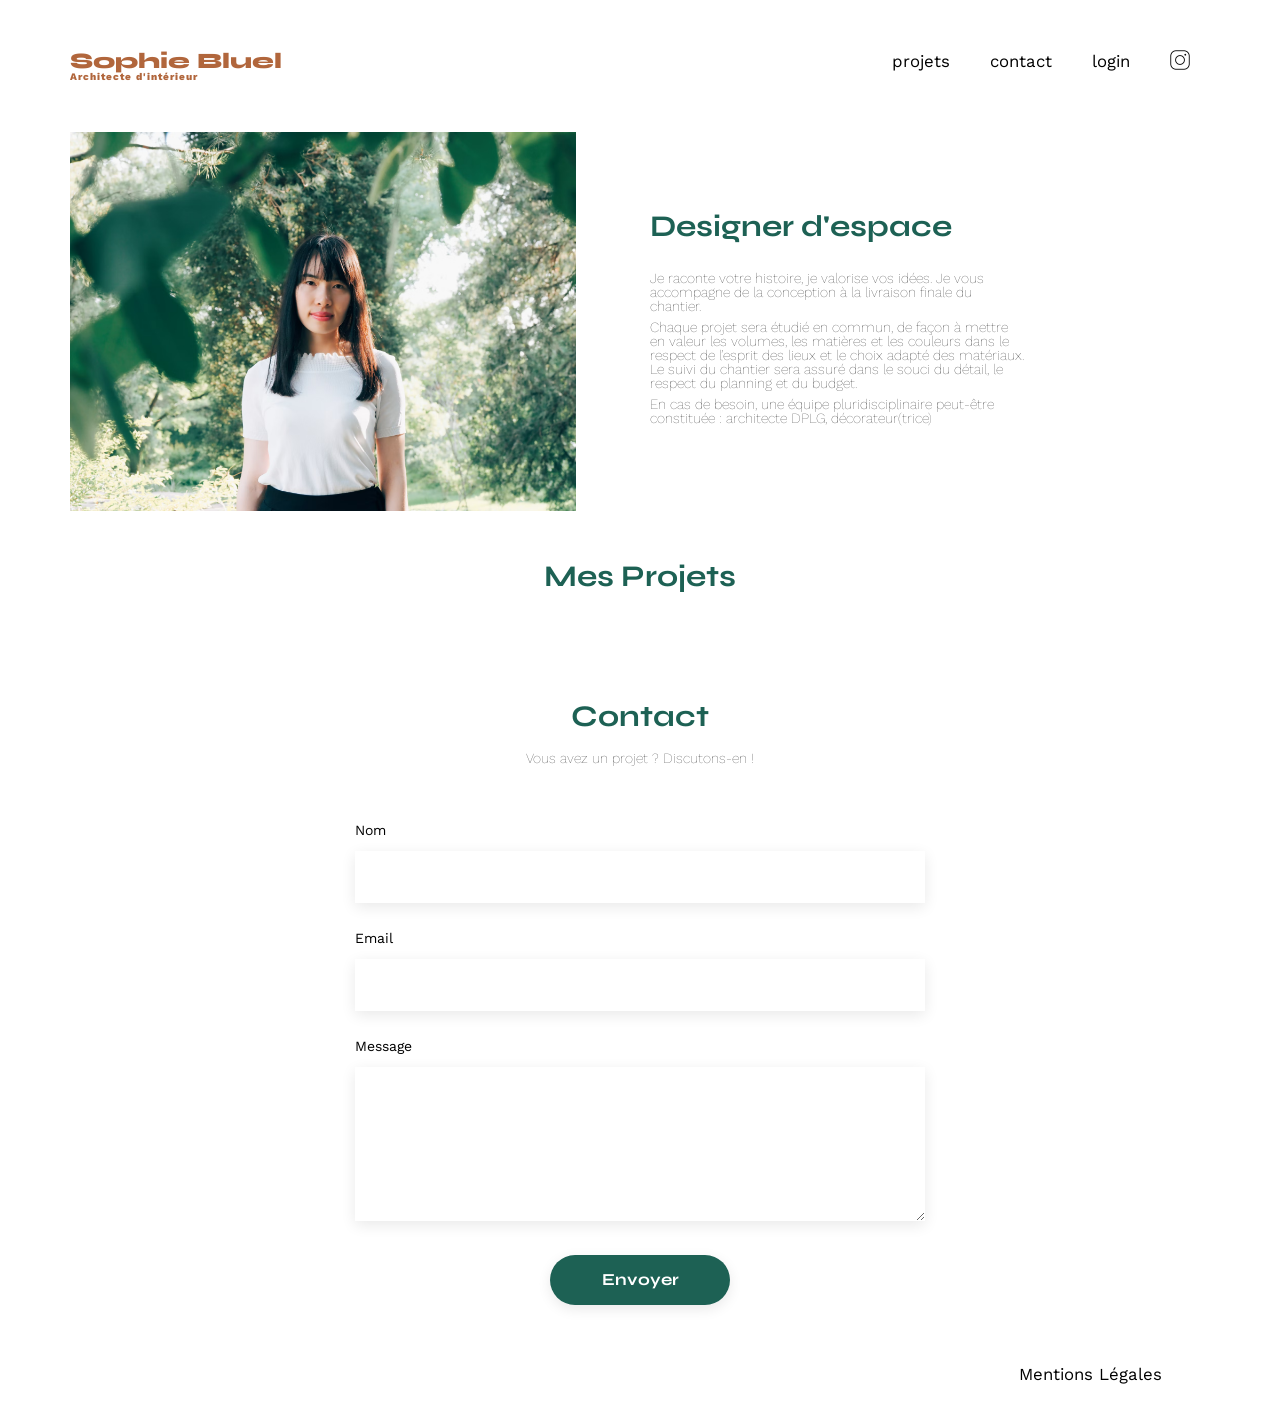
<file: FrontEnd/index.html>
<!DOCTYPE html>
<html lang="fr">
<head>
	<meta charset="UTF-8">
	<title>Sophie Bluel - Architecte d'intérieur</title>
	<meta name="viewport" content="width=device-width, initial-scale=1.0">
	<link rel="preconnect" href="https://fonts.googleapis.com">
	<link rel="preconnect" href="https://fonts.gstatic.com" crossorigin>
	<link href="https://fonts.googleapis.com/css2?family=Syne:wght@700;800&family=Work+Sans&display=swap" rel="stylesheet">
	<link rel="stylesheet" href="https://cdnjs.cloudflare.com/ajax/libs/font-awesome/6.5.0/css/all.min.css">
	<script src="assets/script.js" defer></script>
	<meta name="description" content="">
	<link rel="stylesheet" href="./assets/style.css">
</head>

<body>
	<div id="edit-banner" style="display: none;">
    <p>Mode édition</p>
	</div>
<header>
	<h1>Sophie Bluel <span>Architecte d'intérieur</span></h1>
	<nav>
		<ul>
			<li><a href="index.html">projets</a></li>
			<li><a href="index.html#contact">contact</a></li>
			<li class="login-link"><a href="login.html">login</a></li>
			<li><img class="instagram-icon" src="./assets/icons/instagram.png" alt="Instagram"></li>
		</ul>
	</nav>
</header>
<main>
	<section id="introduction">
		<figure>
			<img src="./assets/images/sophie-bluel.png" alt="">
		</figure>
		<article>
			<h2>Designer d'espace</h2>
			<p>Je raconte votre histoire, je valorise vos idées. Je vous accompagne de la conception à la livraison finale du chantier.</p>
			<p>Chaque projet sera étudié en commun, de façon à mettre en valeur les volumes, les matières et les couleurs dans le respect de l’esprit des lieux et le choix adapté des matériaux. Le suivi du chantier sera assuré dans le souci du détail, le respect du planning et du budget.</p>
			<p>En cas de besoin, une équipe pluridisciplinaire peut-être constituée : architecte DPLG, décorateur(trice)</p>
		</article>
	</section>
	<section id="portfolio">
		<h2>Mes Projets</h2>
		<div class="filters"></div>
		<div class="gallery">
		</div>
	</section>
	<section id="contact">
		<h2>Contact</h2>
		<p>Vous avez un projet ? Discutons-en !</p>
		<form action="#" method="post">
			<label for="name">Nom</label>
			<input type="text" name="name" id="name">
			<label for="email">Email</label>
			<input type="email" name="email" id="email">
			<label for="message">Message</label>
			<textarea name="message" id="message" cols="30" rows="10"></textarea>
			<input type="submit" value="Envoyer">
		</form>
	</section>
</main>

<footer>
	<nav>
		<ul>
			<li>Mentions Légales</li>
		</ul>
	</nav>
</footer>
</body>
</html>
</file>
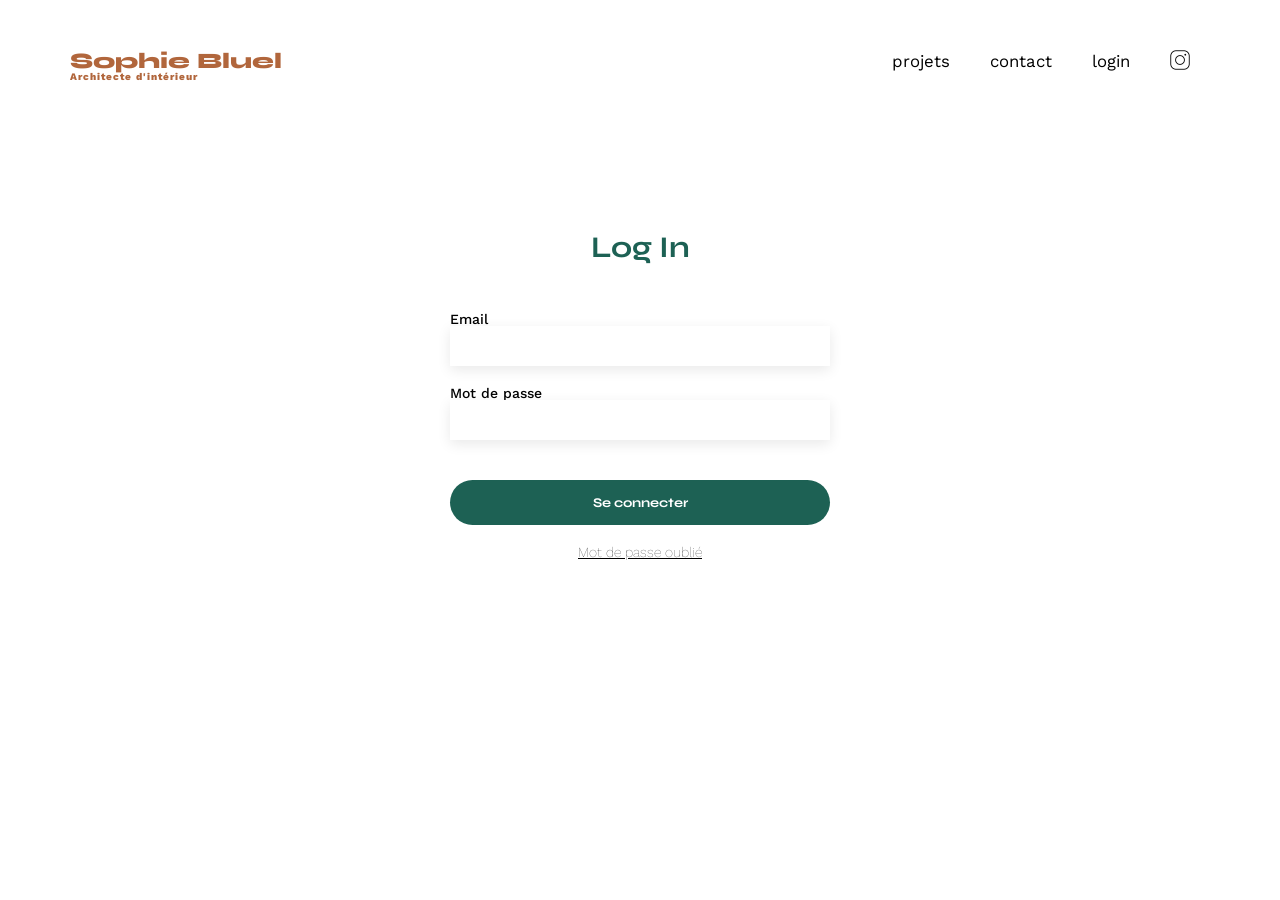
<file: FrontEnd/login.html>
<!DOCTYPE html>
<html lang="fr">
<head>
  <meta charset="UTF-8">
  <title>Login - Sophie Bluel</title>
  	<meta name="viewport" content="width=device-width, initial-scale=1.0">
	<link rel="preconnect" href="https://fonts.googleapis.com">
	<link rel="preconnect" href="https://fonts.gstatic.com" crossorigin>
	<link href="https://fonts.googleapis.com/css2?family=Syne:wght@700;800&family=Work+Sans&display=swap" rel="stylesheet">
  <link rel="stylesheet" href="https://cdnjs.cloudflare.com/ajax/libs/font-awesome/6.5.0/css/all.min.css">
  <link rel="stylesheet" href="./assets/style.css">
  <script src="assets/login.js" defer></script></head>
<body>

<header>
	<h1>Sophie Bluel <span>Architecte d'intérieur</span></h1>
	<nav>
		<ul>
			<li><a href="index.html">projets</a></li>
			<li><a href="index.html#contact">contact</a></li>
			<li class="login-link">login</li>
			<li><img class="instagram-icon" src="./assets/icons/instagram.png" alt="Instagram"></li>
		</ul>
	</nav>
</header>

<main>
  <section class="login-section">
    <h2>Log In</h2>

    <form id="login-form">
      <label for="email">Email</label>
      <input type="email" id="email" required>

      <label for="password">Mot de passe</label>
      <input type="password" id="password" required>
      <p id="error-message" style="color: red; margin-bottom: 10px;"></p>

      <button type="submit">Se connecter</button>
    </form>

    <p class="forgot-password">Mot de passe oublié</p>
  </section>
</main>

</body>
</html>
</file>
<file: FrontEnd/assets/style.css>
/* http://meyerweb.com/eric/tools/css/reset/
   v2.0 | 20110126
   License: none (public domain)
*/

html, body, div, span, applet, object, iframe,
h1, h2, h3, h4, h5, h6, p, blockquote, pre,
a, abbr, acronym, address, big, cite, code,
del, dfn, em, img, ins, kbd, q, s, samp,
small, strike, strong, sub, sup, tt, var,
b, u, i, center,
dl, dt, dd, ol, ul, li,
fieldset, form, label, legend,
table, caption, tbody, tfoot, thead, tr, th, td,
article, aside, canvas, details, embed,
figure, figcaption, footer, header, hgroup,
menu, nav, output, ruby, section, summary,
time, mark, audio, video {
	margin: 0;
	padding: 0;
	border: 0;
	font-size: 100%;
	font: inherit;
	vertical-align: baseline;
  scroll-behavior: smooth;

}


article, aside, details, figcaption, figure,
footer, header, hgroup, menu, nav, section {
	display: block;
}
body {
	line-height: 1;
}
ol, ul {
	list-style: none;
}
blockquote, q {
	quotes: none;
}
blockquote:before, blockquote:after,
q:before, q:after {
	content: '';
	content: none;
}
table {
	border-collapse: collapse;
	border-spacing: 0;
}

body {
	max-width: 1140px;
	margin: auto;
	font-family: 'Work Sans';
	font-size: 14px;
}

p {
	font-family: 'Work Sans';
	font-weight: lighter;
}

header {
	display: flex;
	justify-content: space-between;
	margin: 50px 0;
}

section {
	margin: 50px 0;
}

h1 {
	display: flex;
	flex-direction: column;
	font-family: 'Syne';
	font-size: 22px;
	font-weight: 800;
	color: #B1663C;
}

h1 > span {
	font-family: 'Work Sans';
	font-size: 10px;
	letter-spacing: 0.1em;
}

h2 {
	font-family: 'Syne';
	font-weight: 700;
	font-size: 30px;
	color: #1D6154;
}

h4 {
	font-size: 26px;
	/**font-family: 'Syne', sans-serif;**/
	text-align: center;
	margin-bottom: 20px;
  	margin-top: 35px;
}

nav ul {
	display: flex;
	align-items: center;
	list-style-type: none;
}

nav li {
	padding: 0 20px;
	font-size: 1.2em;
}

a {
	color: inherit;
	list-style: none;
	text-decoration: none;
}

a:visited {
	list-style: none;
	text-decoration: none;
}

li:hover {
	color: #B1663C;
}

#introduction {
	display: flex;
	align-items: center;
}

#introduction figure {
	flex: 1;
}

#introduction img {
	display: block;
	margin: auto;
	width: 135%;
}

#introduction article {
	flex: 1;
	padding-left: 115px;
    padding-right: 185px;
    margin-left: 90px;
}

#introduction h2 {
	margin-bottom: 1em;
}

#introduction p {
	margin-bottom: 0.5em;
}

#portfolio h2 {
	text-align: center;
	margin-bottom: 1em;
}

.gallery {
	width: 100%;
	display: grid;
	grid-template-columns: 1fr 1fr 1fr;
	grid-column-gap: 20px;
	grid-row-gap: 20px;
}

.gallery img {
	width: 100%;
}

#contact {
	width: 50%;
	margin: auto;
}

#contact > * {
	text-align: center;
}

#contact h2 {
	margin-bottom: 20px;
}

#contact form {
	text-align: left;
	margin-top: 30px;
	display: flex;
	flex-direction: column;
}

#contact input {
	height: 50px;
	font-size: 1.2em;
	border: none;
	box-shadow: 0px 4px 14px rgba(0, 0, 0, 0.09);
}

#contact label {
	margin: 2em 0 1em 0;
}

#contact textarea {
	border: none;
	box-shadow: 0px 4px 14px rgba(0, 0, 0, 0.09);
}

input[type="submit"] {
	font-family: 'Syne';
	font-weight: 700;
	color: white;
	background-color: #1D6154;
	margin: 2em auto;
	width: 180px;
	text-align: center;
	border-radius: 60px;
}

footer nav ul {
	display: flex;
	justify-content: flex-end;
	margin: 2em;
}


.filters {
	display: flex;
	justify-content: center;
	gap: 10px;
	margin-bottom: 30px;
}

.filters button {
	border: 1px solid #1D6154;
	background-color: white;
	color: #1D6154;
	padding: 8px 15px;
	border-radius: 20px;
	cursor: pointer;
	font-family: "Syne", sans-serif;
	font-weight: 700;
}

.filters button.active {
	background-color: #1D6154;
	color: white;
}



.login-link a {
	color: inherit;
	text-decoration: none;
}

.login-section {
	width: 380px;
	margin: 150px auto;
	text-align: center;
}

.login-section h2 {
	margin-bottom: 30px;
}

.login-section form {
	display: flex;
	flex-direction: column;
}

.login-section label {
	text-align: left;
	margin-top: 20px;
	font-weight: 500;
}

.login-section input {
	height: 40px;
	border: none;
	box-shadow: 0px 4px 14px rgba(0, 0, 0, 0.09);
	padding: 0 10px;
}

.login-section button {
	margin-top: 30px;
	height: 45px;
	background-color: #1D6154;
	color: white;
	border: none;
	border-radius: 60px;
	cursor: pointer;
	font-family: "Syne", sans-serif;
	font-weight: 700;
}

.forgot-password {
	margin-top: 20px;
	text-decoration: underline;
	cursor: pointer;
}

.error-message {
	color: red;
	margin-top: 15px;
}


.edit-banner {
	width: 100vw;
	position: relative;
	left: 50%;
	transform: translateX(-50%);
	background-color: black;
	color: white;
	text-align: center;
	padding: 20px 0;
	font-size: 1rem;
}

.edit-banner p {
	margin: 0;
	display: flex;
	align-items: center;
	justify-content: center;
	gap: 8px;
}



#portfolio h2 {
  display: flex;
  align-items: center;
  justify-content: center;
  margin-bottom: 1em;
}

#portfolio h2 button {
  background: none;
  border: none;
  cursor: pointer;
  color: black;
  font-family: 'Work Sans';
  font-size: 0.9rem;
  margin-left: 20px;
  display: inline-flex;
  align-items: center;
  gap: 6px;
  vertical-align: middle;
}


img.instagram-icon {
	width: 20px;
}



.modal-overlay {
	display: none;
	position: fixed;
	inset: 0;
	background-color: rgba(0, 0, 0, 0.7);
	justify-content: center;
	align-items: center;
	z-index: 1000;
}

.modal-container {
	background: white;
	border-radius: 10px;
	padding: 15px 30px 10px 30px;
  	width: 615px;
	max-width: 90%;
	position: relative;
	max-height: 85vh;
	overflow-y: auto;
}

.modal-close {
	position: absolute;
	top: 15px;
	right: 20px;
	background: none;
	border: none;
	font-size: 1.5rem;
	cursor: pointer;
}

.modal-back {
	position: absolute;
	top: 15px;
	left: 20px;
	background: none;
	border: none;
	font-size: 1.2rem;
	cursor: pointer;
}

#modal-gallery hr {
  border: none;
  border-top: 1px solid #ccc;
  margin: 20px auto;
  width: 90%;
}	

#modal-gallery {
  margin: 50px;
}


.modal-photos {
	display: grid;
	grid-template-columns: repeat(5, 1fr);
	gap: 10px;
  margin: 30px 30px;
}

.modal-photos figure {
	position: relative;
	margin: 0;
}

.modal-photos img {
	width: 100%;
  height: 130px;
	object-fit: cover;
}

.modal-photos .btn-delete {
	position: absolute;
	top: 5px;
	right: 5px;
	background: black;
	color: white;
	border: none;
	border-radius: 4px;
	padding: 3px 6px;
	cursor: pointer;
	font-size: 0.7rem;
}



#btn-add-photo {
	display: block;
	margin: 30px auto 0;
	padding: 12px 40px;
	background-color: #1D6154;
	color: white;
	border: none;
	border-radius: 50px;
	cursor: pointer;
	font-family: 'Syne', sans-serif;
	font-weight: 700;
	font-size: 1rem;
}



#upload-zone {
	display: flex;
	flex-direction: column;
	align-items: center;
	justify-content: center;
	background-color: #d9edf4;
	border-radius: 2px;
	padding: 0px;
	margin-bottom: 20px;
	min-height: 172px;
}

#upload-zone i {
	font-size: 3rem;
	color: #7a8c99;
}

#upload-zone label {
	background-color: #d0dce6;
	padding: 8px 16px;
  border-radius: 15px;
	cursor: pointer;
	font-size: 0.85rem;
  margin: 8px;
  color: #3e6582;
}

#upload-zone p {
	font-size: 0.75rem;
	color: #7a8c99;
	margin: 0;
}

#preview-image {
	max-width: 50%;
	max-height: 180px;
	object-fit: cover;
}

.form-field {
	display: flex;
	flex-direction: column;
	gap: 5px;
	margin-bottom: 15px;
}

.form-field label {
	font-size: 15px;
	font-weight: bold;
	margin-bottom: 10px;
}

.form-field input,
.form-field select {
  padding: 12px;
  border: none;
  box-shadow: 0px 4px 14px rgba(0, 0, 0, 0.09);
  font-size: 15px;
  outline: none;
  background: white;
  width: 100%;
  box-sizing: border-box;
  height: 50px;
  border-radius: 4px;
  font-family: 'Work Sans';
  color: #444444;
}

.form-field select {
    appearance: none;
  -webkit-appearance: none;

  background-image: url("data:image/svg+xml,%3Csvg xmlns='http://www.w3.org/2000/svg' width='12' height='8' viewBox='0 0 12 8'%3E%3Cpath d='M1 1l5 5 5-5' stroke='%23333' stroke-width='1.5' fill='none' stroke-linecap='round'/%3E%3C/svg%3E");
  background-repeat: no-repeat;
  background-position: right 15px center;
  padding-right: 40px;
}

#input-category {
  margin-bottom: 15px;
}

#form-add-work {
  margin: 50px;
}



#btn-submit {
	display: block;
	margin: 25px auto 0;
	padding: 10px 80px;
	border: none;
	border-radius: 50px;
	cursor: pointer;
	font-size: 1rem;
	font-family: 'Syne', sans-serif;
	font-weight: 700;
	transition: background-color 0.3s;
}

#btn-submit.btn-disabled {
	background-color: #a0a0a0;
	cursor: not-allowed;
	color: white;
}

#btn-submit.btn-active {
	background-color: #1D6154;
	color: white;
	cursor: pointer;
}
</file>
